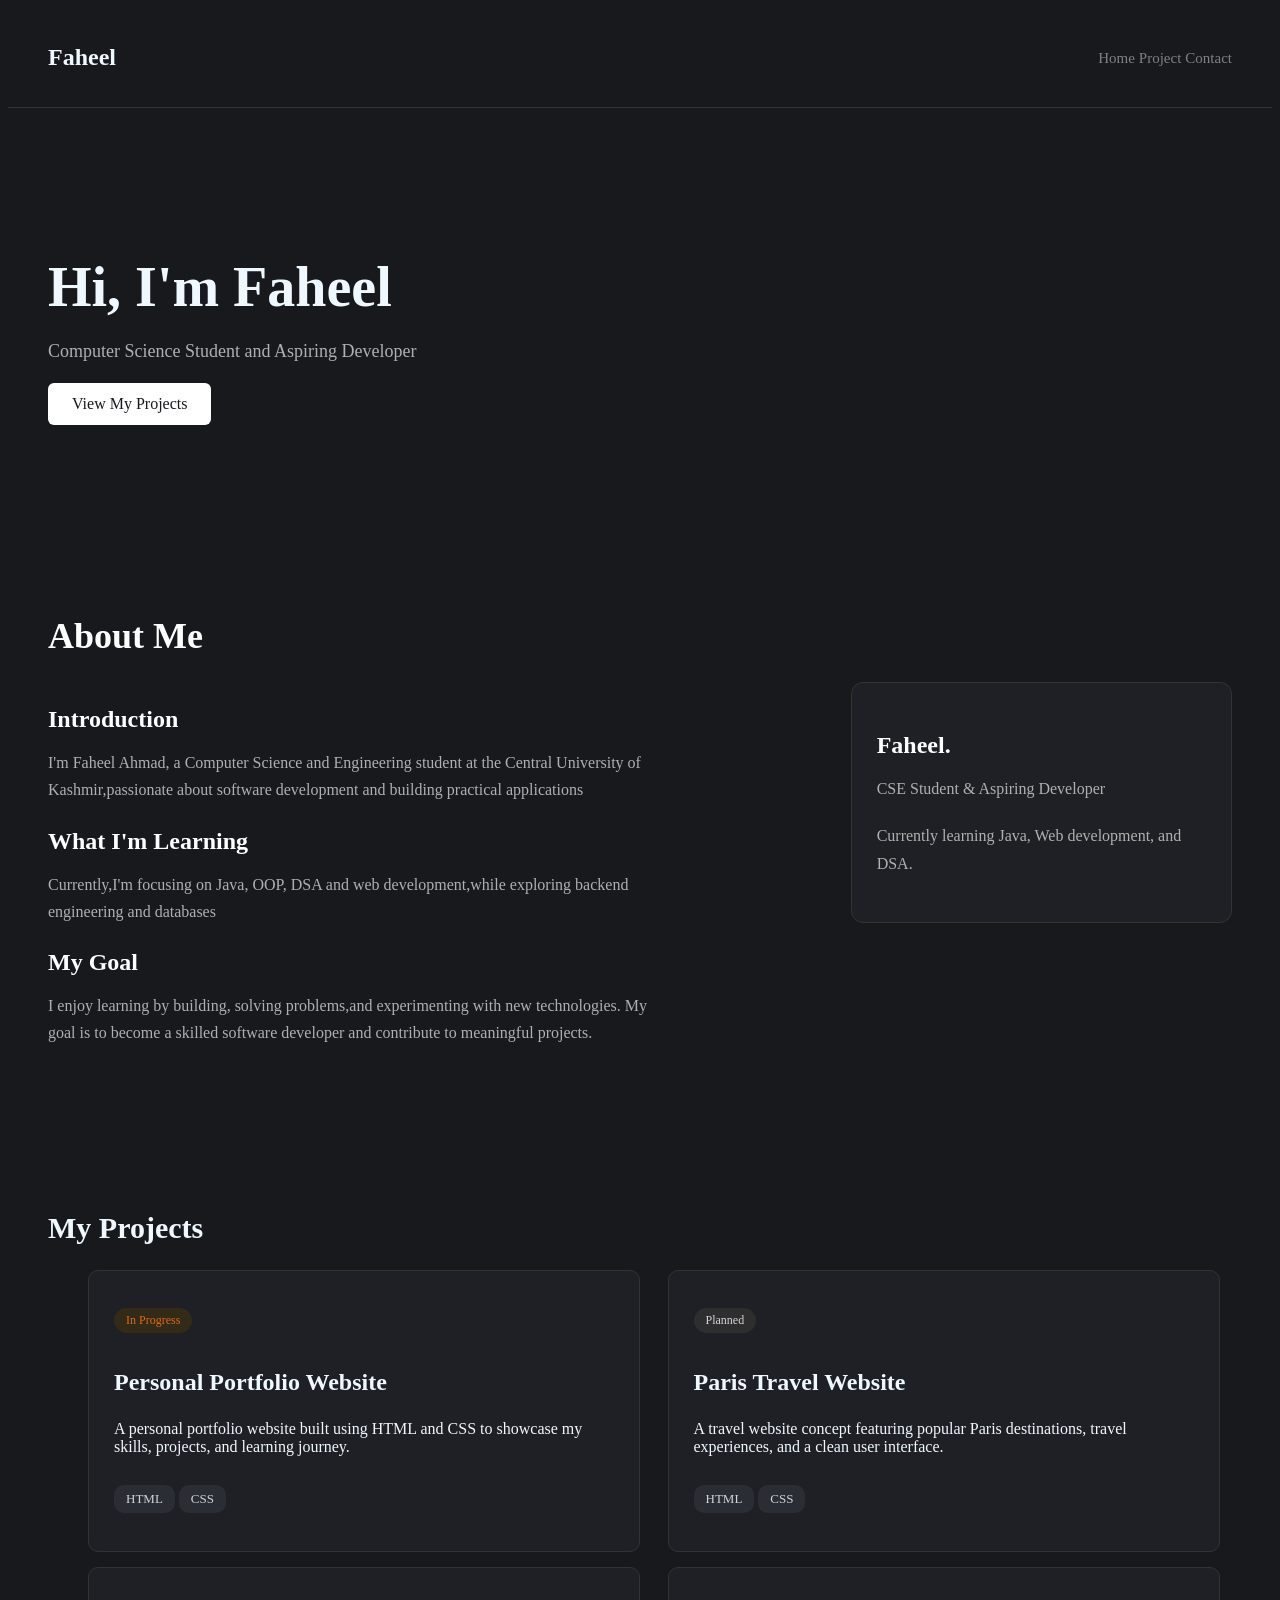
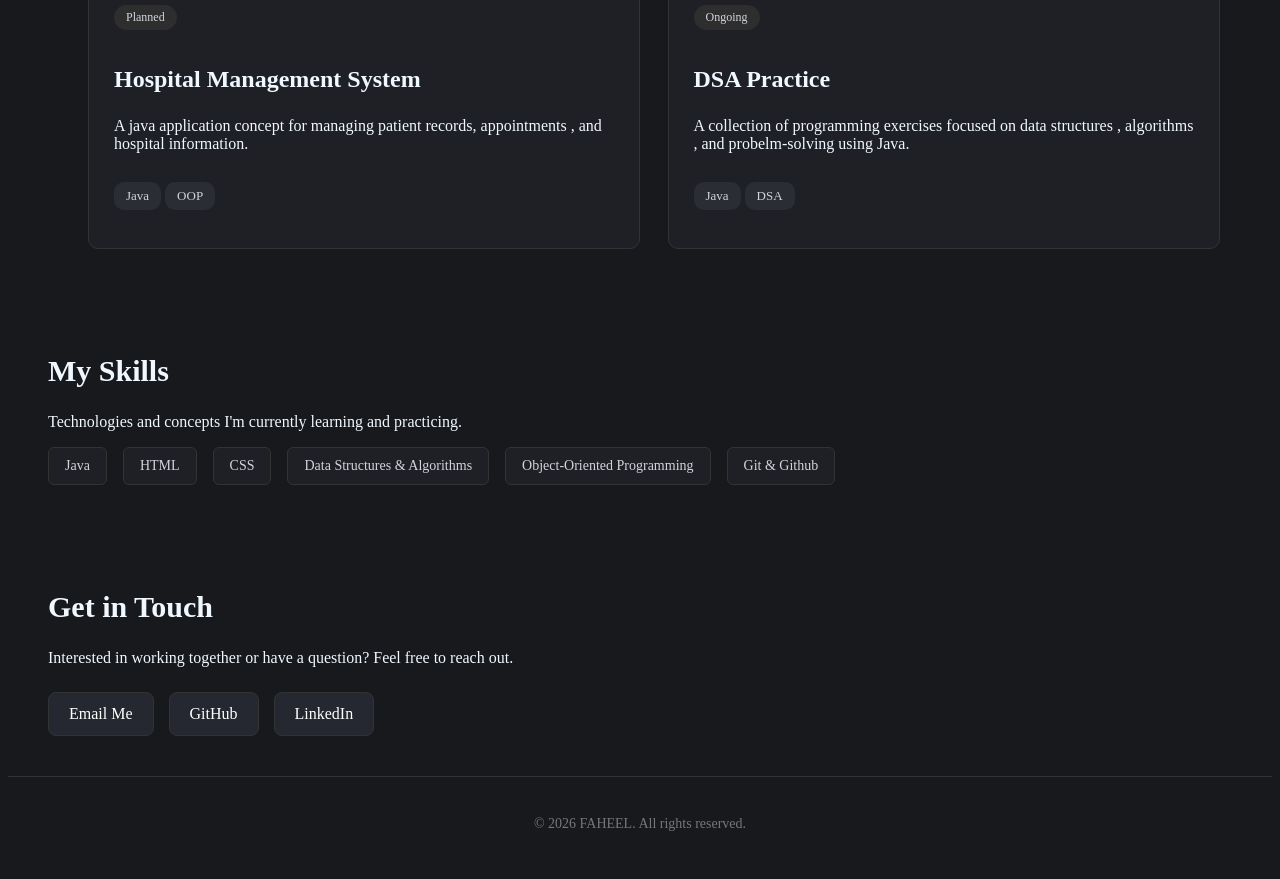
<file: index.html>
<!DOCTYPE html>
<html lang="en">
<head>
    <meta charset="UTF-8">
    <meta name="viewport" content="width=device-width, initial-scale=1.0">
    <title>Portfolio</title>
    <link href="styles.css" rel="stylesheet">
</head>
<body>
    


    <div class="navbar">
    <h1 class="name">Faheel</h1>
    <nav>
        <a href="#">Home</a>
        <a href="#projects">Project</a>
        <a href="contact.html">Contact</a>
    </nav>
    </div>

    <section class="sect">
        <h1>Hi, I'm Faheel</h1>
        <p>Computer Science Student and Aspiring Developer</p>
        <a href="#projects">View My Projects</a>
    </section>

    <section id="about">
        <h2>About Me</h2>
        <div class="about-container">
            <div class="about-content">
                <h3>Introduction</h3>
                <p>I'm Faheel Ahmad, a Computer Science and Engineering student at the Central University of Kashmir,passionate about software development and building practical applications</p>

                <h3>What I'm Learning</h3>
                <p>Currently,I'm focusing on Java, OOP, DSA and web development,while exploring backend engineering and databases</p>
                <h3>My Goal</h3>
                <p>I enjoy learning by building, solving problems,and experimenting with new technologies. My goal is to become a skilled software developer and contribute to meaningful projects.</p>
    
            </div>
            <div class="about-card">
                <h3>Faheel.</h3>
                <p>CSE Student & Aspiring Developer</p>
                <p>Currently learning Java, Web development, and DSA.</p>
            </div>

        </div>
    </section>

    <section id="projects">
            <h2>My Projects</h2>
            <div class="projects-container">
                <div class="project-card">
                    <p class="status">In Progress</p>
                    <h3>Personal Portfolio Website</h3>
                    <p>A personal portfolio website built using HTML and CSS to showcase my skills, projects, and learning journey.</p>
                    <p class="tech">HTML</p>
                    <p class="tech">CSS</p>
                </div>

                <div class="project-card">
                    <p class="ready">Planned</p>
                    <h3>Paris Travel Website</h3>
                    <p>A travel website concept featuring popular Paris destinations, travel experiences, and a clean user interface.</p>
                    <p class="tech">HTML</p>
                    <p class="tech">CSS</p>
                </div>

                <div class="project-card">
                    <p class="ready">Planned</p>
                    <h3>Hospital Management System</h3>
                    <p>A java application concept for managing patient records, appointments , and hospital information.</p>
                    <p class="tech">Java</p>
                    <p class="tech">OOP</p>
                </div>
                
                <div class="project-card">
                    <p class="ready">Ongoing</p>
                    <h3>DSA Practice</h3>
                    <p>A collection of programming exercises focused on data structures , algorithms , and probelm-solving using Java.</p>
                    <p class="tech">Java</p>
                    <p class="tech">DSA</p>
                </div>



            </div>

    </section>


    <section id="skills">
        <h2>My Skills</h2>
        <p>Technologies and concepts I'm currently learning and practicing.</p>
        <div class="skills-container">
            <span class="skill">Java</span>
            <span class="skill">HTML</span>
            <span class="skill">CSS</span>
            <span class="skill">Data Structures & Algorithms</span>
            <span class="skill">Object-Oriented Programming</span>
            <span class="skill">Git & Github</span>
        </div>
    </section>


    <section id="contact">
        <h2>Get in Touch</h2>
        <p>Interested in working together or have a question?
           Feel free to reach out.
        </p>
        <div class="contact-links">
                <a href="#">Email Me</a>
                <a href="#">GitHub</a>
                <a href="#">LinkedIn</a>

        </div>
    </section>



    <footer>
        <p>© 2026 FAHEEL. All rights reserved.</p>
    </footer>




</body>
</html>
</file>
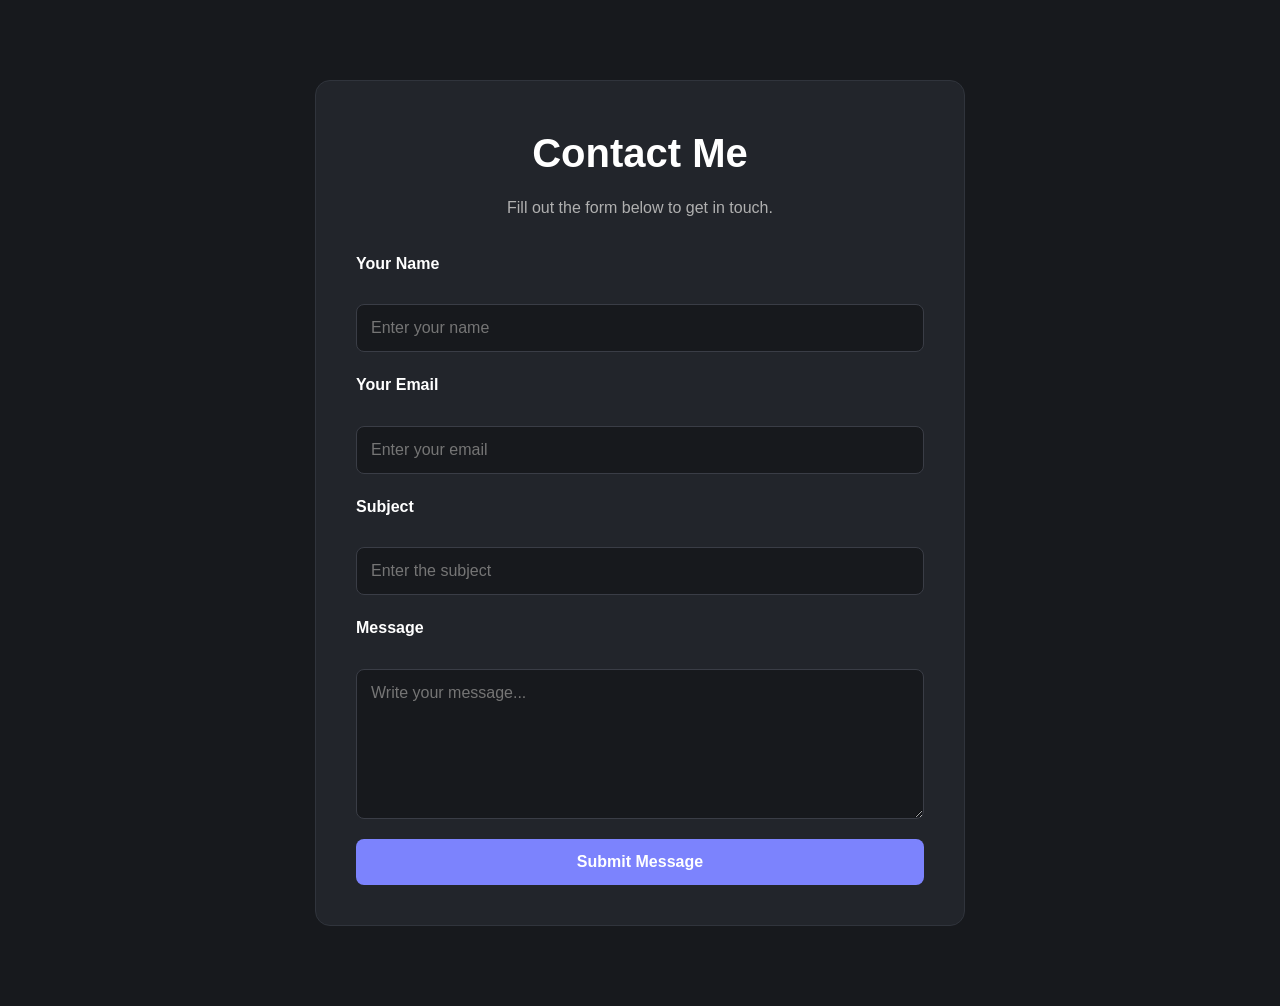
<file: contact.html>
<!DOCTYPE html>
<html lang="en">
<head>
    <meta charset="UTF-8">
    <meta name="viewport" content="width=device-width, initial-scale=1.0">

    <title>Contact | Faheel</title>

    <link rel="stylesheet" href="style.css">
</head>

<body>

    <section id="contact-page">

        <h1>Contact Me</h1>
        <p>Fill out the form below to get in touch.</p>

        <form class="contact-form">

            <label for="name">Your Name</label>
            <input type="text" id="name"
                   placeholder="Enter your name" required>

            <label for="email">Your Email</label>
            <input type="email" id="email"
                   placeholder="Enter your email" required>

            <label for="subject">Subject</label>
            <input type="text" id="subject"
                   placeholder="Enter the subject" required>

            <label for="message">Message</label>
            <textarea id="message"
                      placeholder="Write your message..."
                      rows="5" required></textarea>

            <button type="submit">Submit Message</button>

        </form>

    </section>

</body>
</html>
</file>
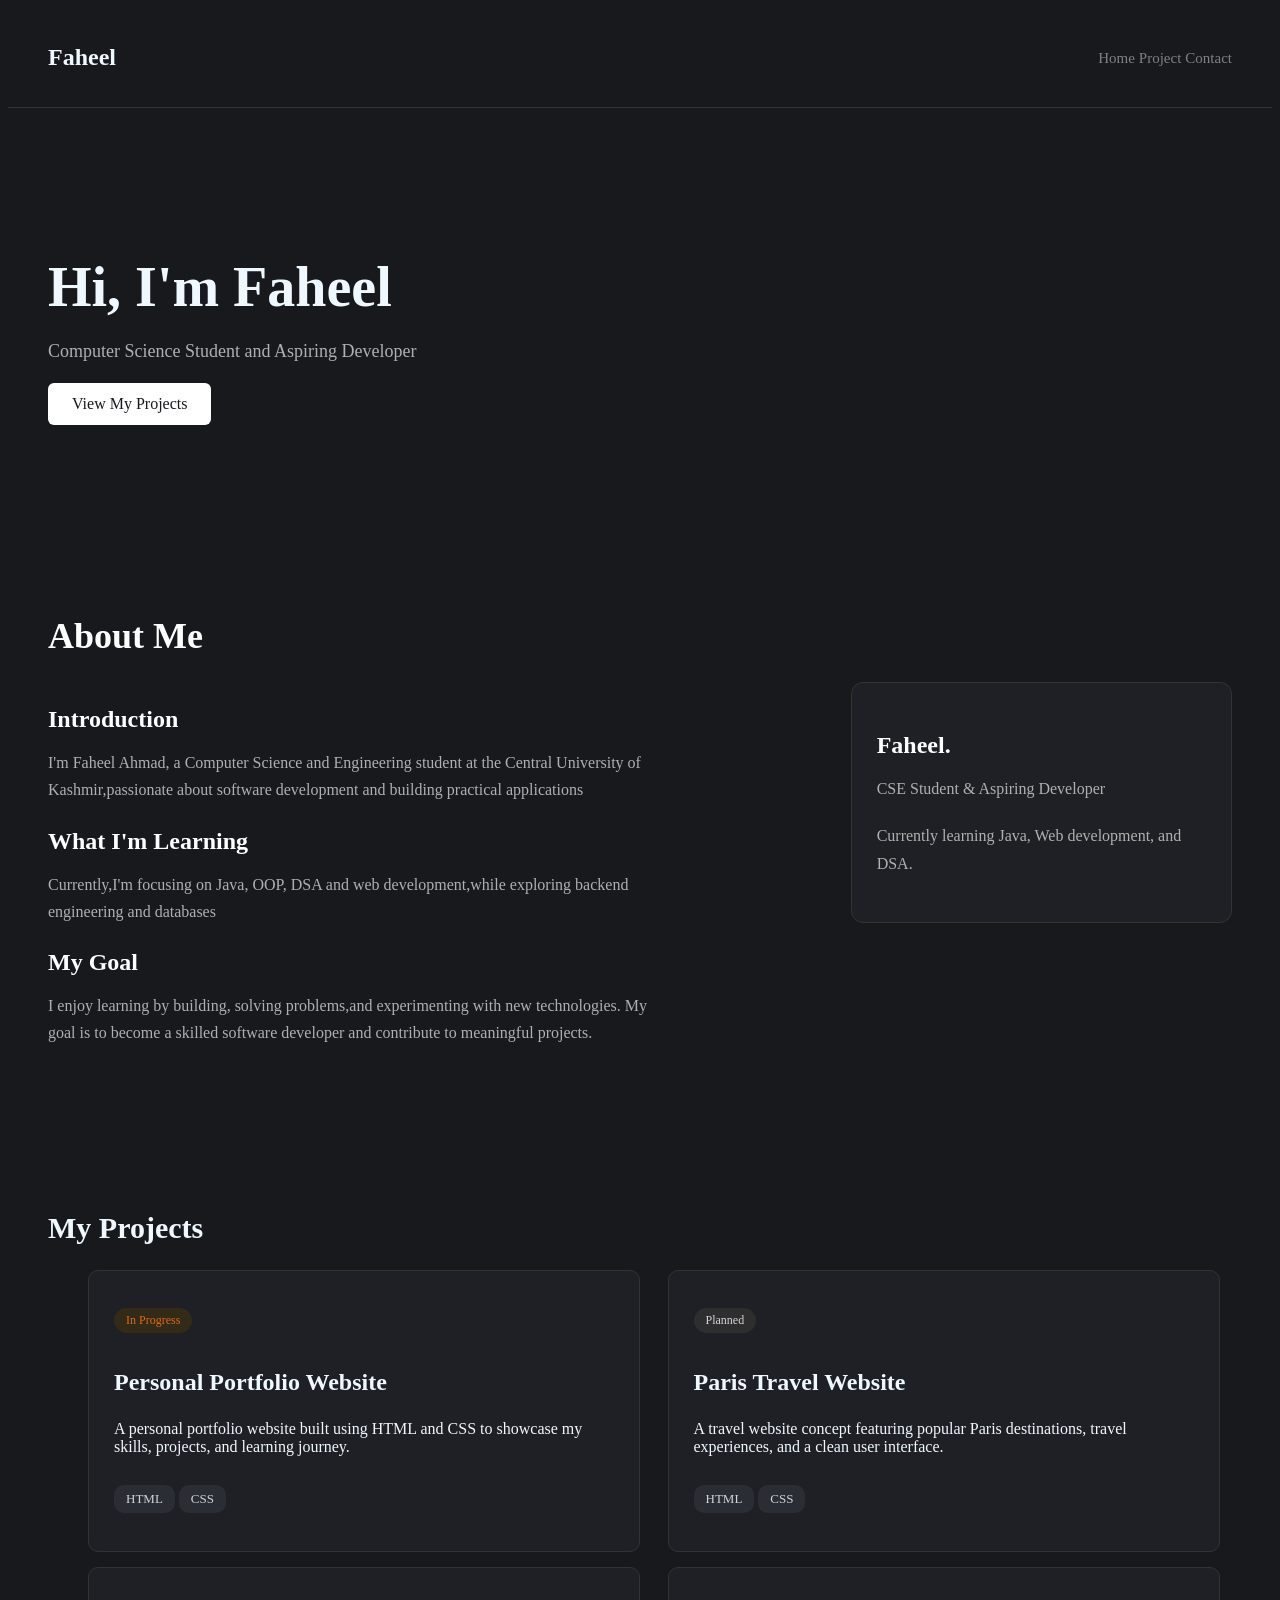
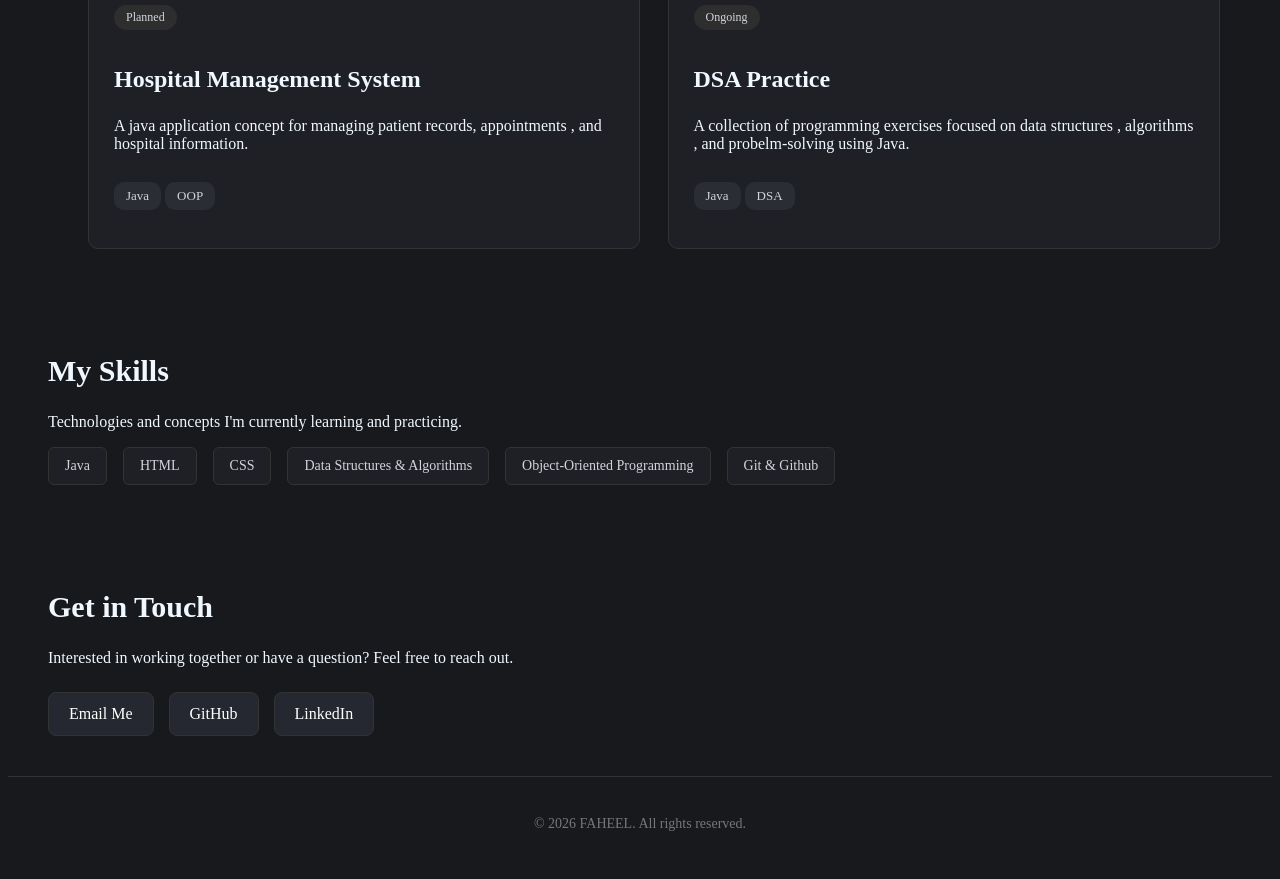
<file: main.html>
<!DOCTYPE html>
<html lang="en">
<head>
    <meta charset="UTF-8">
    <meta name="viewport" content="width=device-width, initial-scale=1.0">
    <title>Portfolio</title>
    <link href="styles.css" rel="stylesheet">
</head>
<body>
    


    <div class="navbar">
    <h1 class="name">Faheel</h1>
    <nav>
        <a href="#">Home</a>
        <a href="#projects">Project</a>
        <a href="contact.html">Contact</a>
    </nav>
    </div>

    <section class="sect">
        <h1>Hi, I'm Faheel</h1>
        <p>Computer Science Student and Aspiring Developer</p>
        <a href="#projects">View My Projects</a>
    </section>

    <section id="about">
        <h2>About Me</h2>
        <div class="about-container">
            <div class="about-content">
                <h3>Introduction</h3>
                <p>I'm Faheel Ahmad, a Computer Science and Engineering student at the Central University of Kashmir,passionate about software development and building practical applications</p>

                <h3>What I'm Learning</h3>
                <p>Currently,I'm focusing on Java, OOP, DSA and web development,while exploring backend engineering and databases</p>
                <h3>My Goal</h3>
                <p>I enjoy learning by building, solving problems,and experimenting with new technologies. My goal is to become a skilled software developer and contribute to meaningful projects.</p>
    
            </div>
            <div class="about-card">
                <h3>Faheel.</h3>
                <p>CSE Student & Aspiring Developer</p>
                <p>Currently learning Java, Web development, and DSA.</p>
            </div>

        </div>
    </section>

    <section id="projects">
            <h2>My Projects</h2>
            <div class="projects-container">
                <div class="project-card">
                    <p class="status">In Progress</p>
                    <h3>Personal Portfolio Website</h3>
                    <p>A personal portfolio website built using HTML and CSS to showcase my skills, projects, and learning journey.</p>
                    <p class="tech">HTML</p>
                    <p class="tech">CSS</p>
                </div>

                <div class="project-card">
                    <p class="ready">Planned</p>
                    <h3>Paris Travel Website</h3>
                    <p>A travel website concept featuring popular Paris destinations, travel experiences, and a clean user interface.</p>
                    <p class="tech">HTML</p>
                    <p class="tech">CSS</p>
                </div>

                <div class="project-card">
                    <p class="ready">Planned</p>
                    <h3>Hospital Management System</h3>
                    <p>A java application concept for managing patient records, appointments , and hospital information.</p>
                    <p class="tech">Java</p>
                    <p class="tech">OOP</p>
                </div>
                
                <div class="project-card">
                    <p class="ready">Ongoing</p>
                    <h3>DSA Practice</h3>
                    <p>A collection of programming exercises focused on data structures , algorithms , and probelm-solving using Java.</p>
                    <p class="tech">Java</p>
                    <p class="tech">DSA</p>
                </div>



            </div>

    </section>


    <section id="skills">
        <h2>My Skills</h2>
        <p>Technologies and concepts I'm currently learning and practicing.</p>
        <div class="skills-container">
            <span class="skill">Java</span>
            <span class="skill">HTML</span>
            <span class="skill">CSS</span>
            <span class="skill">Data Structures & Algorithms</span>
            <span class="skill">Object-Oriented Programming</span>
            <span class="skill">Git & Github</span>
        </div>
    </section>


    <section id="contact">
        <h2>Get in Touch</h2>
        <p>Interested in working together or have a question?
           Feel free to reach out.
        </p>
        <div class="contact-links">
                <a href="#">Email Me</a>
                <a href="#">GitHub</a>
                <a href="#">LinkedIn</a>

        </div>
    </section>



    <footer>
        <p>© 2026 FAHEEL. All rights reserved.</p>
    </footer>




</body>
</html>
</file>
<file: styles.css>
body{
    background-color:#17191D;
    color:aliceblue;
}
/*
nav{
    display:flex;
    align-items:end;
    justify-content: end;
} */

.navbar{
    display:flex;
    align-items: center;
    justify-content: space-between;
    padding:20px 40px;
    border-bottom: 1px solid #333333;

}
.name{
    font-size:24px;
    font-weight:bold;

}
nav a{
    text-decoration: none;
    color:grey;
    font-size:15px;
}
nav a:hover{
    color:whitesmoke;
}
.sect{
    padding:100px 40px;
}
.sect h1{
    font-size: 56px;
    font-weight: bold;
    margin-bottom:10px;
}
.sect p{
    font-size:18px;
    color:#B0B0B0;
    line-height:1.6;
}
.sect a{
    display:inline-block;
    padding:12px 24px;
    background-color: #FFFFFF;
    color:#17191D;
    text-decoration: none;
    border-radius: 6px;
}
.sect a:hover{
    background-color: #D1D5DB;

}
#about{

padding:60px 40px;


}
#about h2{
    font-size:36px;
    color:white;
    margin-bottom: 25px;
}
#about h3{
    font-size:24px;
    color:white;
    margin-bottom:10px;
}
#about p{
    font-size:16px;
    color:#B0B0B0;
    line-height: 1.7;
    margin-bottom:20px;
    max-width:600px;
}

#projects{
    padding:60px 40px;
}

#projects h2{
    font-size:30px;
}



.project-card{
    background-color: #1E2025;
    padding:25px;
    border:1px solid #333333;
    border-radius:10px;
    max-width:500px;
}
.project-card h3{
    font-size: 24px;
    font-weight:bold;
}
.project-card:hover{
    transform:translateY(-5px);
    border-color:#666666;
    transition: 0.3s;
}

.status{
    display:inline-block;
    color:#df6916;
    background-color:#332b18;
    padding: 5px 12px ;
    border-radius:20px;
    font-size:12px;
}

.tech{
    display:inline-block;
    color:#D1D5DB;
    background-color:#2A2D33;
    padding:6px 12px;
    border-radius:10px;
    font-size: 13px;
}
.ready{
    display:inline-block;
    color:#D1D5DB;
    background-color: #2f2e2e;
    padding:5px 12px;
    border-radius:20px;
    font-size:12px;
}


.projects-container{
    margin-left:40px;
    display:grid;
    grid-template-columns: repeat(2,1fr);
    gap:15px;
}

.skills-container{

    display:flex;
    flex-wrap:wrap;
    gap:16px;
    max-width:800px;
}

.skill{
    background-color: #1E2025;
    color:#D1D5DB;
    padding:10px 16px;
    border: 1px solid #333333;
    border-radius: 6px;
    font-size:14px;
}
.skill:hover{

    background-color: #333333;
    border-color:#666666;
    transition:0.3s;
}
#skills{
    padding:20px 40px 40px;
}
#skills h2{
    font-size:30px;
}



.contact-links{
    display:flex;
    gap:15px;
    margin-top:25px;
}
.contact-links a{
    color:white;
    text-decoration: none;
    background-color: #252830;
    padding:12px 20px;
    border: 1px solid #333333;
    border-radius: 8px;
    transition:0.3s;

}

.contact-links a:hover{
    background-color: #333333;
    border-color:#666666;
}
#contact{
    padding:40px;
}

#contact h2{

    font-size:30px;

}
footer{
    text-align:center;
    padding:25px;
    color:#777777;
    border-top:1px solid #333333;
    font-size:14px;

}

@media (max-width: 600px){
    .projects-container{
        grid-template-columns: 1fr;
    }
    .navbar{
        padding: 15px 20px;
    }
    .navbar nav{
        gap: 12px;
    }

    #about,#projects,#skills,#contact{
        padding:30px 20px;
    }

    .sect{
        padding:60px 20px;

    }
    .sect h1{
        font-size: 36px;

    }
    .sect p{
        font-size: 16px;
    }
    .about-container{
        grid-template-columns: 1fr;
        gap:25px;
    }
    .about-card{
        max-width:100%;
    }

}

.about-container{
    display:grid;
    grid-template-columns: 2fr 1fr;
    gap:40px;
    align-items: start;
}

.about-card :hover{
    transform: translateY(-5px);
    border-color:#666666;
    transition: 0.3s;
}


.about-card{
    background-color: #1E2025;
    border: 1px solid #333333;
    border-radius: 12px;
    padding:25px;
    max-width:350px;   
}
.about-card h3{
    font-size:24px;
    color:white;
    margin-bottom:15px;   
}

.about-card p{
    color: #9CA3AF;
    line-height:1.6;
}
</file>
<file: style.css>
* {
    margin: 0;
    padding: 0;
    box-sizing: border-box;
}

body {
    background-color: #17191D;
    color: white;
    font-family: Arial, sans-serif;
    line-height: 1.6;
}

#contact-page {
    max-width: 650px;
    margin: 80px auto;
    padding: 40px;
    background-color: #22252B;
    border: 1px solid #30343C;
    border-radius: 15px;
}

#contact-page h1 {
    font-size: 40px;
    text-align: center;
    margin-bottom: 10px;
}


#contact-page p {
    color: #B0B0B0;
    text-align: center;
    margin-bottom: 30px;
}



.contact-form {
    display: flex;
    flex-direction: column;
    gap: 20px;
}


.contact-form label {
    display: block;
    margin-bottom: 8px;
    font-weight: bold;
    color: white;
}

.contact-form input,
.contact-form textarea {
    width: 100%;
    padding: 14px;
    background-color: #17191D;
    color: white;
    border: 1px solid #3A3D46;
    border-radius: 8px;
    font-size: 16px;
    font-family: Arial, sans-serif;
    outline: none;
}

.contact-form input:focus,
.contact-form textarea:focus {
    border-color: #7C83FD;
}

.contact-form textarea {
    min-height: 150px;
    resize: vertical;
}

.contact-form button {
    padding: 14px;
    background-color: #7C83FD;
    color: white;
    border: none;
    border-radius: 8px;
    font-size: 16px;
    font-weight: bold;
    cursor: pointer;
    transition: 0.3s;
}

.contact-form button:hover {
    background-color: #6269e8;
    transform: translateY(-3px);
}


@media (max-width: 600px) {
    #contact-page {
        margin: 30px 15px;
        padding: 25px 20px;
    }

    #contact-page h1 {
        font-size: 32px;
    }
}
</file>
